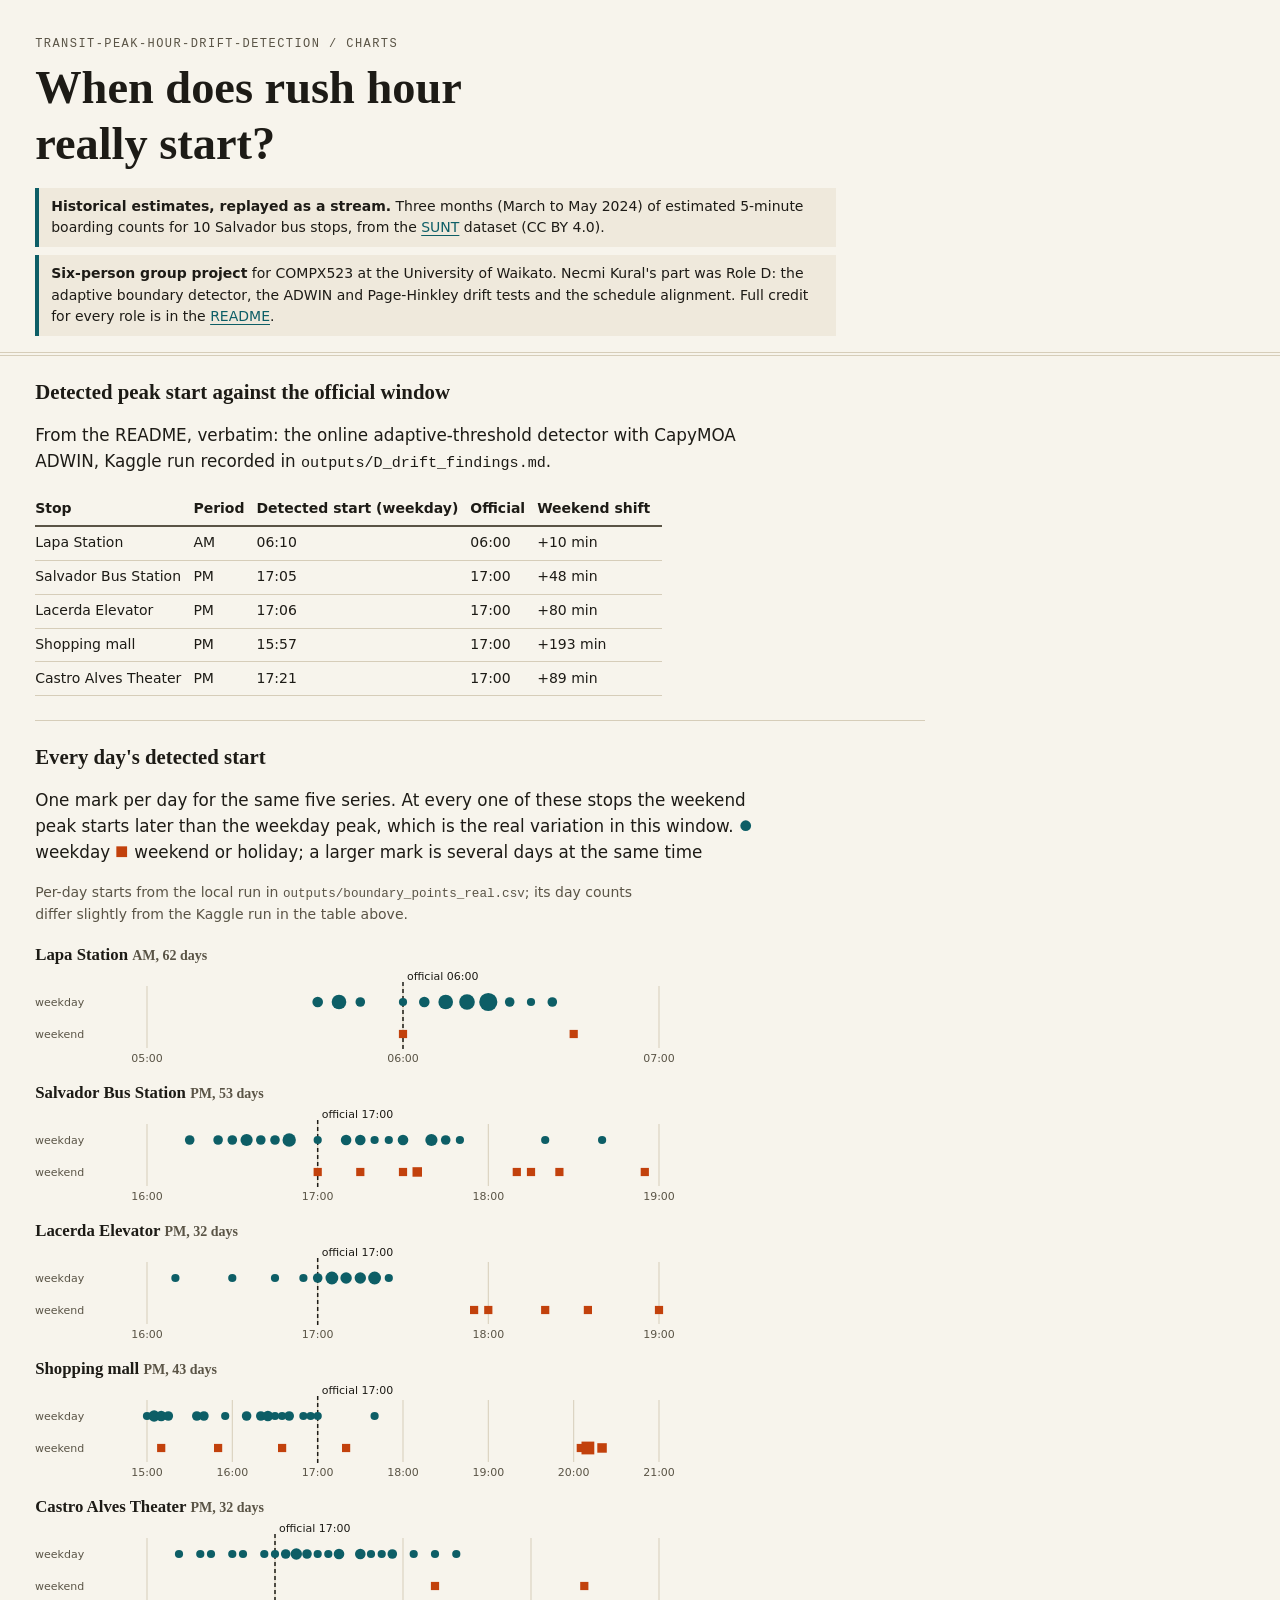
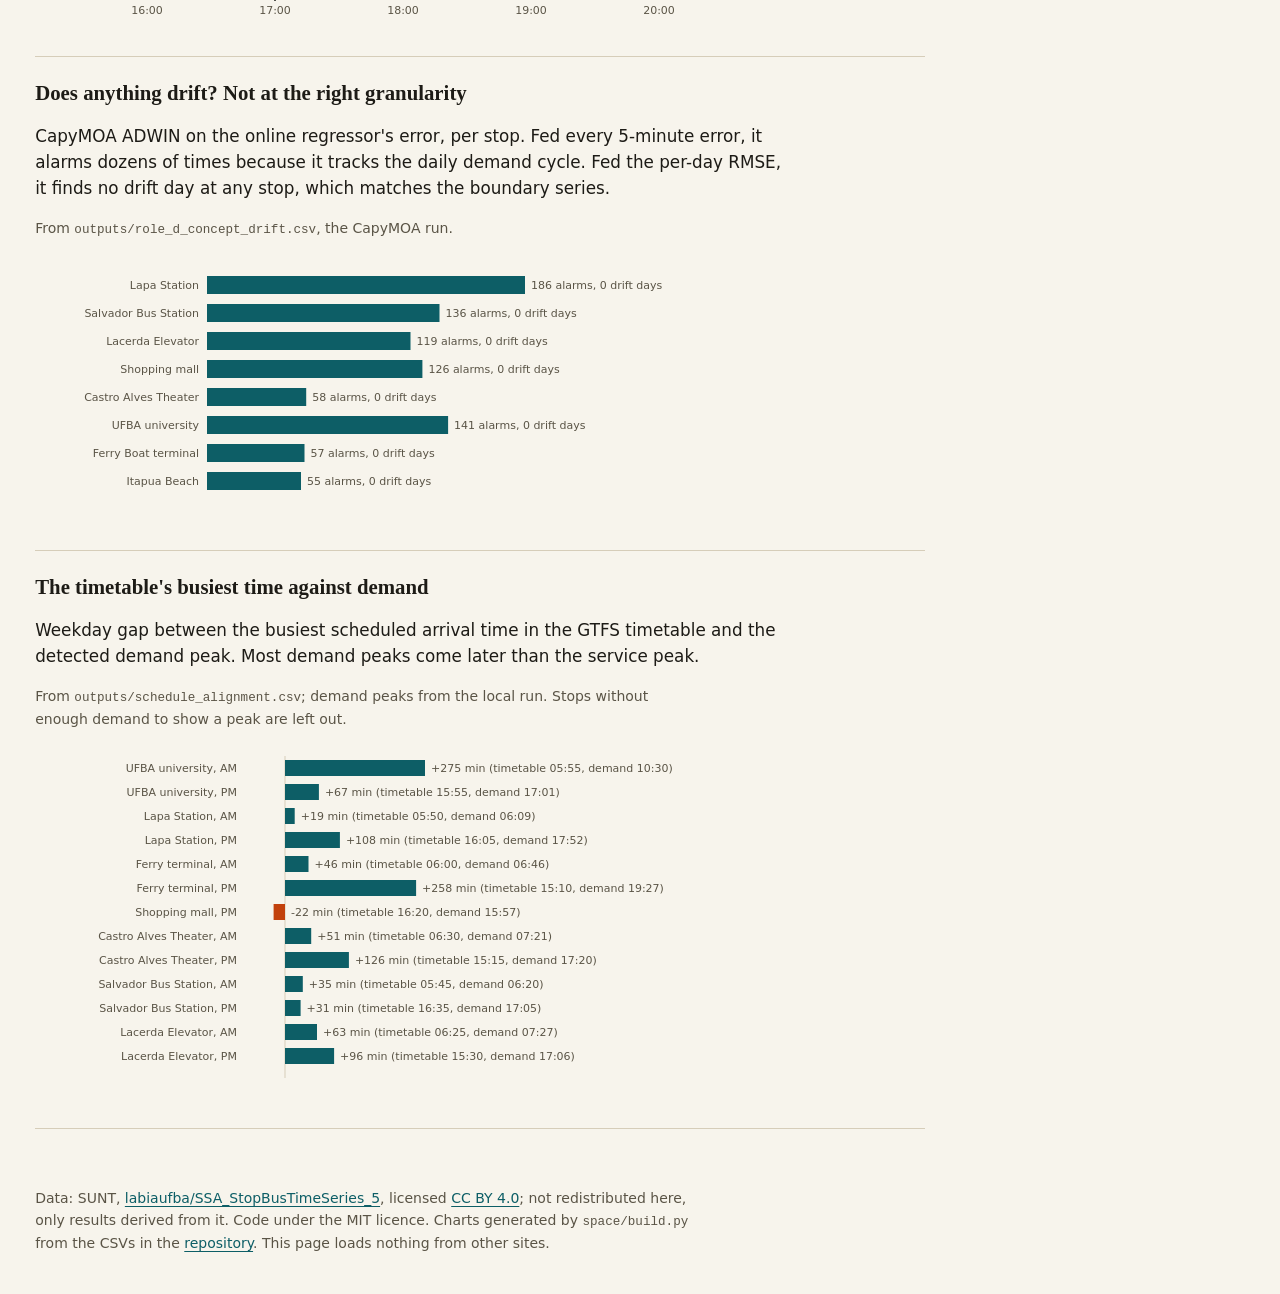
<file: space/index.html>
<!doctype html>
<html lang="en">
<head>
<meta charset="utf-8">
<meta name="viewport" content="width=device-width, initial-scale=1">
<meta http-equiv="Content-Security-Policy" content="default-src 'none'; style-src 'self'; img-src 'self' data:; base-uri 'none'; form-action 'none'">
<meta name="description" content="When does rush hour really start at Salvador's bus stops, and does it drift? Charts from a streaming change-detection project on three months of historical boarding estimates.">
<title>Transit peak hours and drift</title>
<link rel="icon" href="data:,">
<link rel="stylesheet" href="style.css">
</head>
<body>
<header class="masthead">
  <p class="kicker">transit-peak-hour-drift-detection / charts</p>
  <h1>When does rush hour really start?</h1>
  <div class="notices">
    <p class="notice"><strong>Historical estimates, replayed as a stream.</strong> Three months (March to May 2024) of estimated 5-minute boarding counts for 10 Salvador bus stops, from the <a href="https://github.com/LabIA-UFBA/SUNT">SUNT</a> dataset (CC BY 4.0).</p>
    <p class="notice"><strong>Six-person group project</strong> for COMPX523 at the University of Waikato. Necmi Kural's part was Role D: the adaptive boundary detector, the ADWIN and Page-Hinkley drift tests and the schedule alignment. Full credit for every role is in the <a href="https://github.com/NecmiKural/transit-peak-hour-drift-detection#team">README</a>.</p>
  </div>
</header>

<main>
  <section aria-labelledby="h-table">
    <h2 id="h-table">Detected peak start against the official window</h2>
    <p>From the README, verbatim: the online adaptive-threshold detector with CapyMOA ADWIN, Kaggle run recorded in <code>outputs/D_drift_findings.md</code>.</p>
    <div class="table-wrap"><table><thead><tr><th scope="col">Stop</th><th scope="col">Period</th><th scope="col">Detected start (weekday)</th><th scope="col">Official</th><th scope="col">Weekend shift</th></tr></thead><tbody><tr><td>Lapa Station</td><td>AM</td><td>06:10</td><td>06:00</td><td>+10 min</td></tr><tr><td>Salvador Bus Station</td><td>PM</td><td>17:05</td><td>17:00</td><td>+48 min</td></tr><tr><td>Lacerda Elevator</td><td>PM</td><td>17:06</td><td>17:00</td><td>+80 min</td></tr><tr><td>Shopping mall</td><td>PM</td><td>15:57</td><td>17:00</td><td>+193 min</td></tr><tr><td>Castro Alves Theater</td><td>PM</td><td>17:21</td><td>17:00</td><td>+89 min</td></tr></tbody></table></div>
  </section>

  <section aria-labelledby="h-days">
    <h2 id="h-days">Every day's detected start</h2>
    <p>One mark per day for the same five series. At every one of these stops the weekend peak starts later than the weekday peak, which is the real variation in this window. <span class="key"><svg viewBox="0 0 10 10" aria-hidden="true"><circle class="weekday" cx="5" cy="5" r="4"/></svg> weekday <svg viewBox="0 0 10 10" aria-hidden="true"><rect class="weekend" x="1" y="1" width="8" height="8"/></svg> weekend or holiday; a larger mark is several days at the same time</span></p>
    <p class="quiet">Per-day starts from the local run in <code>outputs/boundary_points_real.csv</code>; its day counts differ slightly from the Kaggle run in the table above.</p>
    <figure><figcaption>Lapa Station <span class="quiet">AM, 62 days</span></figcaption><div class="chart" tabindex="0" role="region" aria-label="Lapa Station, AM: detected daily peak start, 62 days"><svg viewBox="0 0 640 96" role="img" aria-labelledby="t-lapa-station-am"><title id="t-lapa-station-am">Lapa Station, AM: detected daily peak start, 62 days</title><desc>Each mark is one day&#x27;s detected start of the AM peak at Lapa Station. Circles are weekdays, squares weekends and holidays; a larger mark is several days at the same time. The dashed line is the official 06:00.</desc><text class="lane" x="0" y="38">weekday</text><text class="lane" x="0" y="70">weekend</text><line class="grid" x1="112.0" x2="112.0" y1="18" y2="80"/><text class="tick" x="112.0" y="94" text-anchor="middle">05:00</text><line class="grid" x1="368.0" x2="368.0" y1="18" y2="80"/><text class="tick" x="368.0" y="94" text-anchor="middle">06:00</text><line class="grid" x1="624.0" x2="624.0" y1="18" y2="80"/><text class="tick" x="624.0" y="94" text-anchor="middle">07:00</text><line class="official" x1="368.0" x2="368.0" y1="14" y2="82"/><text class="official-label" x="372.0" y="12">official 06:00</text><circle class="weekday" cx="282.7" cy="34" r="5.3"/><circle class="weekday" cx="304.0" cy="34" r="7.3"/><circle class="weekday" cx="325.3" cy="34" r="4.8"/><circle class="weekday" cx="368.0" cy="34" r="4.1"/><circle class="weekday" cx="389.3" cy="34" r="5.3"/><circle class="weekday" cx="410.7" cy="34" r="7.3"/><circle class="weekday" cx="432.0" cy="34" r="7.8"/><circle class="weekday" cx="453.3" cy="34" r="9.1"/><circle class="weekday" cx="474.7" cy="34" r="4.8"/><circle class="weekday" cx="496.0" cy="34" r="4.1"/><circle class="weekday" cx="517.3" cy="34" r="4.8"/><rect class="weekend" x="363.9" y="61.9" width="8.2" height="8.2"/><rect class="weekend" x="534.6" y="61.9" width="8.2" height="8.2"/></svg></div></figure><figure><figcaption>Salvador Bus Station <span class="quiet">PM, 53 days</span></figcaption><div class="chart" tabindex="0" role="region" aria-label="Salvador Bus Station, PM: detected daily peak start, 53 days"><svg viewBox="0 0 640 96" role="img" aria-labelledby="t-salvador-bus-station-pm"><title id="t-salvador-bus-station-pm">Salvador Bus Station, PM: detected daily peak start, 53 days</title><desc>Each mark is one day&#x27;s detected start of the PM peak at Salvador Bus Station. Circles are weekdays, squares weekends and holidays; a larger mark is several days at the same time. The dashed line is the official 17:00.</desc><text class="lane" x="0" y="38">weekday</text><text class="lane" x="0" y="70">weekend</text><line class="grid" x1="112.0" x2="112.0" y1="18" y2="80"/><text class="tick" x="112.0" y="94" text-anchor="middle">16:00</text><line class="grid" x1="282.7" x2="282.7" y1="18" y2="80"/><text class="tick" x="282.7" y="94" text-anchor="middle">17:00</text><line class="grid" x1="453.3" x2="453.3" y1="18" y2="80"/><text class="tick" x="453.3" y="94" text-anchor="middle">18:00</text><line class="grid" x1="624.0" x2="624.0" y1="18" y2="80"/><text class="tick" x="624.0" y="94" text-anchor="middle">19:00</text><line class="official" x1="282.7" x2="282.7" y1="14" y2="82"/><text class="official-label" x="286.7" y="12">official 17:00</text><circle class="weekday" cx="154.7" cy="34" r="4.8"/><circle class="weekday" cx="183.1" cy="34" r="4.8"/><circle class="weekday" cx="197.3" cy="34" r="4.8"/><circle class="weekday" cx="211.6" cy="34" r="6.1"/><circle class="weekday" cx="225.8" cy="34" r="4.8"/><circle class="weekday" cx="240.0" cy="34" r="4.8"/><circle class="weekday" cx="254.2" cy="34" r="6.7"/><circle class="weekday" cx="282.7" cy="34" r="4.1"/><circle class="weekday" cx="311.1" cy="34" r="5.3"/><circle class="weekday" cx="325.3" cy="34" r="5.3"/><circle class="weekday" cx="339.6" cy="34" r="4.1"/><circle class="weekday" cx="353.8" cy="34" r="4.1"/><circle class="weekday" cx="368.0" cy="34" r="5.3"/><circle class="weekday" cx="396.4" cy="34" r="6.1"/><circle class="weekday" cx="410.7" cy="34" r="4.8"/><circle class="weekday" cx="424.9" cy="34" r="4.1"/><circle class="weekday" cx="510.2" cy="34" r="4.1"/><circle class="weekday" cx="567.1" cy="34" r="4.1"/><rect class="weekend" x="278.6" y="61.9" width="8.2" height="8.2"/><rect class="weekend" x="321.2" y="61.9" width="8.2" height="8.2"/><rect class="weekend" x="363.9" y="61.9" width="8.2" height="8.2"/><rect class="weekend" x="377.5" y="61.2" width="9.5" height="9.5"/><rect class="weekend" x="477.7" y="61.9" width="8.2" height="8.2"/><rect class="weekend" x="491.9" y="61.9" width="8.2" height="8.2"/><rect class="weekend" x="520.3" y="61.9" width="8.2" height="8.2"/><rect class="weekend" x="605.7" y="61.9" width="8.2" height="8.2"/></svg></div></figure><figure><figcaption>Lacerda Elevator <span class="quiet">PM, 32 days</span></figcaption><div class="chart" tabindex="0" role="region" aria-label="Lacerda Elevator, PM: detected daily peak start, 32 days"><svg viewBox="0 0 640 96" role="img" aria-labelledby="t-lacerda-elevator-pm"><title id="t-lacerda-elevator-pm">Lacerda Elevator, PM: detected daily peak start, 32 days</title><desc>Each mark is one day&#x27;s detected start of the PM peak at Lacerda Elevator. Circles are weekdays, squares weekends and holidays; a larger mark is several days at the same time. The dashed line is the official 17:00.</desc><text class="lane" x="0" y="38">weekday</text><text class="lane" x="0" y="70">weekend</text><line class="grid" x1="112.0" x2="112.0" y1="18" y2="80"/><text class="tick" x="112.0" y="94" text-anchor="middle">16:00</text><line class="grid" x1="282.7" x2="282.7" y1="18" y2="80"/><text class="tick" x="282.7" y="94" text-anchor="middle">17:00</text><line class="grid" x1="453.3" x2="453.3" y1="18" y2="80"/><text class="tick" x="453.3" y="94" text-anchor="middle">18:00</text><line class="grid" x1="624.0" x2="624.0" y1="18" y2="80"/><text class="tick" x="624.0" y="94" text-anchor="middle">19:00</text><line class="official" x1="282.7" x2="282.7" y1="14" y2="82"/><text class="official-label" x="286.7" y="12">official 17:00</text><circle class="weekday" cx="140.4" cy="34" r="4.1"/><circle class="weekday" cx="197.3" cy="34" r="4.1"/><circle class="weekday" cx="240.0" cy="34" r="4.1"/><circle class="weekday" cx="268.4" cy="34" r="4.1"/><circle class="weekday" cx="282.7" cy="34" r="4.8"/><circle class="weekday" cx="296.9" cy="34" r="6.4"/><circle class="weekday" cx="311.1" cy="34" r="5.7"/><circle class="weekday" cx="325.3" cy="34" r="5.7"/><circle class="weekday" cx="339.6" cy="34" r="6.4"/><circle class="weekday" cx="353.8" cy="34" r="4.1"/><rect class="weekend" x="435.0" y="61.9" width="8.2" height="8.2"/><rect class="weekend" x="449.2" y="61.9" width="8.2" height="8.2"/><rect class="weekend" x="506.1" y="61.9" width="8.2" height="8.2"/><rect class="weekend" x="548.8" y="61.9" width="8.2" height="8.2"/><rect class="weekend" x="619.9" y="61.9" width="8.2" height="8.2"/></svg></div></figure><figure><figcaption>Shopping mall <span class="quiet">PM, 43 days</span></figcaption><div class="chart" tabindex="0" role="region" aria-label="Shopping mall, PM: detected daily peak start, 43 days"><svg viewBox="0 0 640 96" role="img" aria-labelledby="t-shopping-mall-pm"><title id="t-shopping-mall-pm">Shopping mall, PM: detected daily peak start, 43 days</title><desc>Each mark is one day&#x27;s detected start of the PM peak at Shopping mall. Circles are weekdays, squares weekends and holidays; a larger mark is several days at the same time. The dashed line is the official 17:00.</desc><text class="lane" x="0" y="38">weekday</text><text class="lane" x="0" y="70">weekend</text><line class="grid" x1="112.0" x2="112.0" y1="18" y2="80"/><text class="tick" x="112.0" y="94" text-anchor="middle">15:00</text><line class="grid" x1="197.3" x2="197.3" y1="18" y2="80"/><text class="tick" x="197.3" y="94" text-anchor="middle">16:00</text><line class="grid" x1="282.7" x2="282.7" y1="18" y2="80"/><text class="tick" x="282.7" y="94" text-anchor="middle">17:00</text><line class="grid" x1="368.0" x2="368.0" y1="18" y2="80"/><text class="tick" x="368.0" y="94" text-anchor="middle">18:00</text><line class="grid" x1="453.3" x2="453.3" y1="18" y2="80"/><text class="tick" x="453.3" y="94" text-anchor="middle">19:00</text><line class="grid" x1="538.7" x2="538.7" y1="18" y2="80"/><text class="tick" x="538.7" y="94" text-anchor="middle">20:00</text><line class="grid" x1="624.0" x2="624.0" y1="18" y2="80"/><text class="tick" x="624.0" y="94" text-anchor="middle">21:00</text><line class="official" x1="282.7" x2="282.7" y1="14" y2="82"/><text class="official-label" x="286.7" y="12">official 17:00</text><circle class="weekday" cx="112.0" cy="34" r="4.1"/><circle class="weekday" cx="119.1" cy="34" r="5.7"/><circle class="weekday" cx="126.2" cy="34" r="5.3"/><circle class="weekday" cx="133.3" cy="34" r="4.8"/><circle class="weekday" cx="161.8" cy="34" r="4.8"/><circle class="weekday" cx="168.9" cy="34" r="4.8"/><circle class="weekday" cx="190.2" cy="34" r="4.1"/><circle class="weekday" cx="211.6" cy="34" r="4.8"/><circle class="weekday" cx="225.8" cy="34" r="4.8"/><circle class="weekday" cx="232.9" cy="34" r="5.3"/><circle class="weekday" cx="240.0" cy="34" r="4.1"/><circle class="weekday" cx="247.1" cy="34" r="4.1"/><circle class="weekday" cx="254.2" cy="34" r="4.8"/><circle class="weekday" cx="268.4" cy="34" r="4.1"/><circle class="weekday" cx="275.6" cy="34" r="4.1"/><circle class="weekday" cx="282.7" cy="34" r="4.1"/><circle class="weekday" cx="339.6" cy="34" r="4.1"/><rect class="weekend" x="122.1" y="61.9" width="8.2" height="8.2"/><rect class="weekend" x="179.0" y="61.9" width="8.2" height="8.2"/><rect class="weekend" x="243.0" y="61.9" width="8.2" height="8.2"/><rect class="weekend" x="307.0" y="61.9" width="8.2" height="8.2"/><rect class="weekend" x="541.7" y="61.9" width="8.2" height="8.2"/><rect class="weekend" x="546.5" y="59.6" width="12.8" height="12.8"/><rect class="weekend" x="562.3" y="61.2" width="9.5" height="9.5"/></svg></div></figure><figure><figcaption>Castro Alves Theater <span class="quiet">PM, 32 days</span></figcaption><div class="chart" tabindex="0" role="region" aria-label="Castro Alves Theater, PM: detected daily peak start, 32 days"><svg viewBox="0 0 640 96" role="img" aria-labelledby="t-castro-alves-theater-pm"><title id="t-castro-alves-theater-pm">Castro Alves Theater, PM: detected daily peak start, 32 days</title><desc>Each mark is one day&#x27;s detected start of the PM peak at Castro Alves Theater. Circles are weekdays, squares weekends and holidays; a larger mark is several days at the same time. The dashed line is the official 17:00.</desc><text class="lane" x="0" y="38">weekday</text><text class="lane" x="0" y="70">weekend</text><line class="grid" x1="112.0" x2="112.0" y1="18" y2="80"/><text class="tick" x="112.0" y="94" text-anchor="middle">16:00</text><line class="grid" x1="240.0" x2="240.0" y1="18" y2="80"/><text class="tick" x="240.0" y="94" text-anchor="middle">17:00</text><line class="grid" x1="368.0" x2="368.0" y1="18" y2="80"/><text class="tick" x="368.0" y="94" text-anchor="middle">18:00</text><line class="grid" x1="496.0" x2="496.0" y1="18" y2="80"/><text class="tick" x="496.0" y="94" text-anchor="middle">19:00</text><line class="grid" x1="624.0" x2="624.0" y1="18" y2="80"/><text class="tick" x="624.0" y="94" text-anchor="middle">20:00</text><line class="official" x1="240.0" x2="240.0" y1="14" y2="82"/><text class="official-label" x="244.0" y="12">official 17:00</text><circle class="weekday" cx="144.0" cy="34" r="4.1"/><circle class="weekday" cx="165.3" cy="34" r="4.1"/><circle class="weekday" cx="176.0" cy="34" r="4.1"/><circle class="weekday" cx="197.3" cy="34" r="4.1"/><circle class="weekday" cx="208.0" cy="34" r="4.1"/><circle class="weekday" cx="229.3" cy="34" r="4.1"/><circle class="weekday" cx="240.0" cy="34" r="4.1"/><circle class="weekday" cx="250.7" cy="34" r="4.8"/><circle class="weekday" cx="261.3" cy="34" r="5.7"/><circle class="weekday" cx="272.0" cy="34" r="4.8"/><circle class="weekday" cx="282.7" cy="34" r="4.1"/><circle class="weekday" cx="293.3" cy="34" r="4.1"/><circle class="weekday" cx="304.0" cy="34" r="5.3"/><circle class="weekday" cx="325.3" cy="34" r="5.3"/><circle class="weekday" cx="336.0" cy="34" r="4.1"/><circle class="weekday" cx="346.7" cy="34" r="4.1"/><circle class="weekday" cx="357.3" cy="34" r="4.8"/><circle class="weekday" cx="378.7" cy="34" r="4.1"/><circle class="weekday" cx="400.0" cy="34" r="4.1"/><circle class="weekday" cx="421.3" cy="34" r="4.1"/><rect class="weekend" x="395.9" y="61.9" width="8.2" height="8.2"/><rect class="weekend" x="545.2" y="61.9" width="8.2" height="8.2"/></svg></div></figure>
  </section>

  <section aria-labelledby="h-drift">
    <h2 id="h-drift">Does anything drift? Not at the right granularity</h2>
    <p>CapyMOA ADWIN on the online regressor's error, per stop. Fed every 5-minute error, it alarms dozens of times because it tracks the daily demand cycle. Fed the per-day RMSE, it finds no drift day at any stop, which matches the boundary series.</p>
    <p class="quiet">From <code>outputs/role_d_concept_drift.csv</code>, the CapyMOA run.</p>
    <figure><div class="chart" tabindex="0" role="region" aria-label="ADWIN alarms per stop"><svg viewBox="0 0 640 254" role="img" aria-labelledby="t-drift"><title id="t-drift">ADWIN alarms per stop, per instance and per day</title><desc>For each stop, the number of ADWIN alarms on the model&#x27;s per-instance error, next to the drift days ADWIN finds on the per-day RMSE series, which is zero for every stop.</desc><text class="tick" x="164" y="33" text-anchor="end">Lapa Station</text><rect class="bar" x="172" y="20" width="318.0" height="18"/><text class="value" x="496.0" y="33">186 alarms, 0 drift days</text><text class="tick" x="164" y="61" text-anchor="end">Salvador Bus Station</text><rect class="bar" x="172" y="48" width="232.5" height="18"/><text class="value" x="410.5" y="61">136 alarms, 0 drift days</text><text class="tick" x="164" y="89" text-anchor="end">Lacerda Elevator</text><rect class="bar" x="172" y="76" width="203.5" height="18"/><text class="value" x="381.5" y="89">119 alarms, 0 drift days</text><text class="tick" x="164" y="117" text-anchor="end">Shopping mall</text><rect class="bar" x="172" y="104" width="215.4" height="18"/><text class="value" x="393.4" y="117">126 alarms, 0 drift days</text><text class="tick" x="164" y="145" text-anchor="end">Castro Alves Theater</text><rect class="bar" x="172" y="132" width="99.2" height="18"/><text class="value" x="277.2" y="145">58 alarms, 0 drift days</text><text class="tick" x="164" y="173" text-anchor="end">UFBA university</text><rect class="bar" x="172" y="160" width="241.1" height="18"/><text class="value" x="419.1" y="173">141 alarms, 0 drift days</text><text class="tick" x="164" y="201" text-anchor="end">Ferry Boat terminal</text><rect class="bar" x="172" y="188" width="97.5" height="18"/><text class="value" x="275.5" y="201">57 alarms, 0 drift days</text><text class="tick" x="164" y="229" text-anchor="end">Itapua Beach</text><rect class="bar" x="172" y="216" width="94.0" height="18"/><text class="value" x="272.0" y="229">55 alarms, 0 drift days</text></svg></div></figure>
  </section>

  <section aria-labelledby="h-sched">
    <h2 id="h-sched">The timetable's busiest time against demand</h2>
    <p>Weekday gap between the busiest scheduled arrival time in the GTFS timetable and the detected demand peak. Most demand peaks come later than the service peak.</p>
    <p class="quiet">From <code>outputs/schedule_alignment.csv</code>; demand peaks from the local run. Stops without enough demand to show a peak are left out.</p>
    <figure><div class="chart" tabindex="0" role="region" aria-label="Timetable peak against demand peak"><svg viewBox="0 0 640 342" role="img" aria-labelledby="t-sched"><title id="t-sched">Timetable peak against demand peak, weekdays</title><desc>Weekday gap between the timetable&#x27;s busiest arrival time and the detected demand peak, per stop and period. Positive bars mean demand peaks later than the timetable.</desc><line class="grid" x1="250" x2="250" y1="10" y2="332"/><text class="tick" x="202" y="26" text-anchor="end">UFBA university, AM</text><rect class="bar" x="250.0" y="14" width="140.0" height="16"/><text class="value" x="396.0" y="26">+275 min (timetable 05:55, demand 10:30)</text><text class="tick" x="202" y="50" text-anchor="end">UFBA university, PM</text><rect class="bar" x="250.0" y="38" width="33.9" height="16"/><text class="value" x="289.9" y="50">+67 min (timetable 15:55, demand 17:01)</text><text class="tick" x="202" y="74" text-anchor="end">Lapa Station, AM</text><rect class="bar" x="250.0" y="62" width="9.7" height="16"/><text class="value" x="265.7" y="74">+19 min (timetable 05:50, demand 06:09)</text><text class="tick" x="202" y="98" text-anchor="end">Lapa Station, PM</text><rect class="bar" x="250.0" y="86" width="54.9" height="16"/><text class="value" x="310.9" y="98">+108 min (timetable 16:05, demand 17:52)</text><text class="tick" x="202" y="122" text-anchor="end">Ferry terminal, AM</text><rect class="bar" x="250.0" y="110" width="23.5" height="16"/><text class="value" x="279.5" y="122">+46 min (timetable 06:00, demand 06:46)</text><text class="tick" x="202" y="146" text-anchor="end">Ferry terminal, PM</text><rect class="bar" x="250.0" y="134" width="131.1" height="16"/><text class="value" x="387.1" y="146">+258 min (timetable 15:10, demand 19:27)</text><text class="tick" x="202" y="170" text-anchor="end">Shopping mall, PM</text><rect class="bar early" x="238.6" y="158" width="11.4" height="16"/><text class="value" x="256.0" y="170">-22 min (timetable 16:20, demand 15:57)</text><text class="tick" x="202" y="194" text-anchor="end">Castro Alves Theater, AM</text><rect class="bar" x="250.0" y="182" width="26.2" height="16"/><text class="value" x="282.2" y="194">+51 min (timetable 06:30, demand 07:21)</text><text class="tick" x="202" y="218" text-anchor="end">Castro Alves Theater, PM</text><rect class="bar" x="250.0" y="206" width="63.9" height="16"/><text class="value" x="319.9" y="218">+126 min (timetable 15:15, demand 17:20)</text><text class="tick" x="202" y="242" text-anchor="end">Salvador Bus Station, AM</text><rect class="bar" x="250.0" y="230" width="17.8" height="16"/><text class="value" x="273.8" y="242">+35 min (timetable 05:45, demand 06:20)</text><text class="tick" x="202" y="266" text-anchor="end">Salvador Bus Station, PM</text><rect class="bar" x="250.0" y="254" width="15.6" height="16"/><text class="value" x="271.6" y="266">+31 min (timetable 16:35, demand 17:05)</text><text class="tick" x="202" y="290" text-anchor="end">Lacerda Elevator, AM</text><rect class="bar" x="250.0" y="278" width="32.0" height="16"/><text class="value" x="288.0" y="290">+63 min (timetable 06:25, demand 07:27)</text><text class="tick" x="202" y="314" text-anchor="end">Lacerda Elevator, PM</text><rect class="bar" x="250.0" y="302" width="49.1" height="16"/><text class="value" x="305.1" y="314">+96 min (timetable 15:30, demand 17:06)</text></svg></div></figure>
  </section>
</main>

<footer class="footer">
  <p>Data: SUNT, <a href="https://huggingface.co/datasets/labiaufba/SSA_StopBusTimeSeries_5">labiaufba/SSA_StopBusTimeSeries_5</a>, licensed <a href="https://creativecommons.org/licenses/by/4.0/">CC BY 4.0</a>; not redistributed here, only results derived from it. Code under the MIT licence. Charts generated by <code>space/build.py</code> from the CSVs in the <a href="https://github.com/NecmiKural/transit-peak-hour-drift-detection">repository</a>. This page loads nothing from other sites.</p>
</footer>
</body>
</html>
</file>
<file: space/style.css>
/* Ink on paper, as in the other portfolio viewers: colour only where it carries meaning
   (weekday or weekend, the official time), always next to words or shapes that say the same. */

:root {
  --paper: #f7f4ec;
  --panel: #efe9dc;
  --ink: #1d1b16;
  --ink-soft: #5a5446;
  --rule: #d6cdb9;
  --accent: #0d5e66;
  --weekday: #0d5e66;
  --weekend: #c2410c;
  --official: #1d1b16;
  --serif: "Iowan Old Style", "Palatino Linotype", Palatino, "Book Antiqua", Georgia, serif;
  --sans: system-ui, -apple-system, "Segoe UI", Roboto, "Helvetica Neue", Arial, sans-serif;
  --mono: ui-monospace, "SF Mono", Menlo, Consolas, "Liberation Mono", monospace;
  --gutter: clamp(1rem, 0.6rem + 2vw, 2.5rem);
  color-scheme: light dark;
}

@media (prefers-color-scheme: dark) {
  :root {
    --paper: #15140f;
    --panel: #1e1c16;
    --ink: #ece5d5;
    --ink-soft: #b0a793;
    --rule: #3b372d;
    --accent: #7cc8cf;
    --weekday: #7cc8cf;
    --weekend: #fb923c;
    --official: #ece5d5;
  }
}

* { box-sizing: border-box; }

body {
  margin: 0;
  background: var(--paper);
  color: var(--ink);
  font: clamp(0.95rem, 0.9rem + 0.25vw, 1.05rem) / 1.55 var(--sans);
}

a { color: var(--accent); text-underline-offset: 0.2em; }
:focus-visible { outline: 3px solid var(--accent); outline-offset: 2px; }
code, .kicker { font-family: var(--mono); }
code { font-size: 0.9em; }

h1, h2 { font-family: var(--serif); font-weight: 600; line-height: 1.2; }
h1 { font-size: clamp(1.6rem, 1.1rem + 2.6vw, 2.9rem); margin: 0 0 0.5rem; max-width: 22ch; }
h2 { font-size: 1.3rem; margin: 0 0 0.5rem; }

.masthead { padding: var(--gutter) var(--gutter) 1rem; border-bottom: 4px double var(--rule); }
.kicker { margin: 0 0 0.4rem; font-size: 0.75rem; letter-spacing: 0.12em; text-transform: uppercase; color: var(--ink-soft); }
.notices { display: grid; gap: 0.5rem; margin-top: 1rem; max-width: 75ch; }
.notice { margin: 0; padding: 0.5rem 0.75rem; border-left: 4px solid var(--accent); background: var(--panel); font-size: 0.875rem; }

main { padding: 0 var(--gutter) var(--gutter); max-width: 60rem; }
section { padding: 1.5rem 0; border-bottom: 1px solid var(--rule); }
section > p { max-width: 70ch; }
.quiet { color: var(--ink-soft); font-size: 0.875rem; }

.table-wrap { overflow-x: auto; }
table { border-collapse: collapse; font-size: 0.875rem; }
th, td { text-align: left; padding: 0.35rem 0.75rem 0.35rem 0; border-bottom: 1px solid var(--rule); white-space: nowrap; }
thead th { border-bottom: 2px solid var(--ink-soft); }

figure { margin: 1rem 0; }
figcaption { font-family: var(--serif); font-weight: 600; }
/* Charts keep their 640-unit width and scroll sideways on a phone, so their text stays legible. */
.chart { overflow-x: auto; max-width: 640px; }
.chart svg { display: block; width: 640px; max-width: none; height: auto; overflow: visible; }
.key svg { display: inline-block; width: 0.8em; vertical-align: -0.05em; }

.weekday { fill: var(--weekday); }
.weekend { fill: var(--weekend); }
.grid { stroke: var(--rule); stroke-width: 1; }
.official { stroke: var(--official); stroke-width: 1.5; stroke-dasharray: 4 3; }
.official-label, .tick, .lane, .value { fill: var(--ink-soft); font: 11px var(--sans); }
.official-label { fill: var(--ink); }
.bar { fill: var(--weekday); }
.bar.early { fill: var(--weekend); }

.footer { padding: 1.5rem var(--gutter) 2.5rem; color: var(--ink-soft); font-size: 0.875rem; }
.footer p { max-width: 75ch; margin: 0; }
</file>
